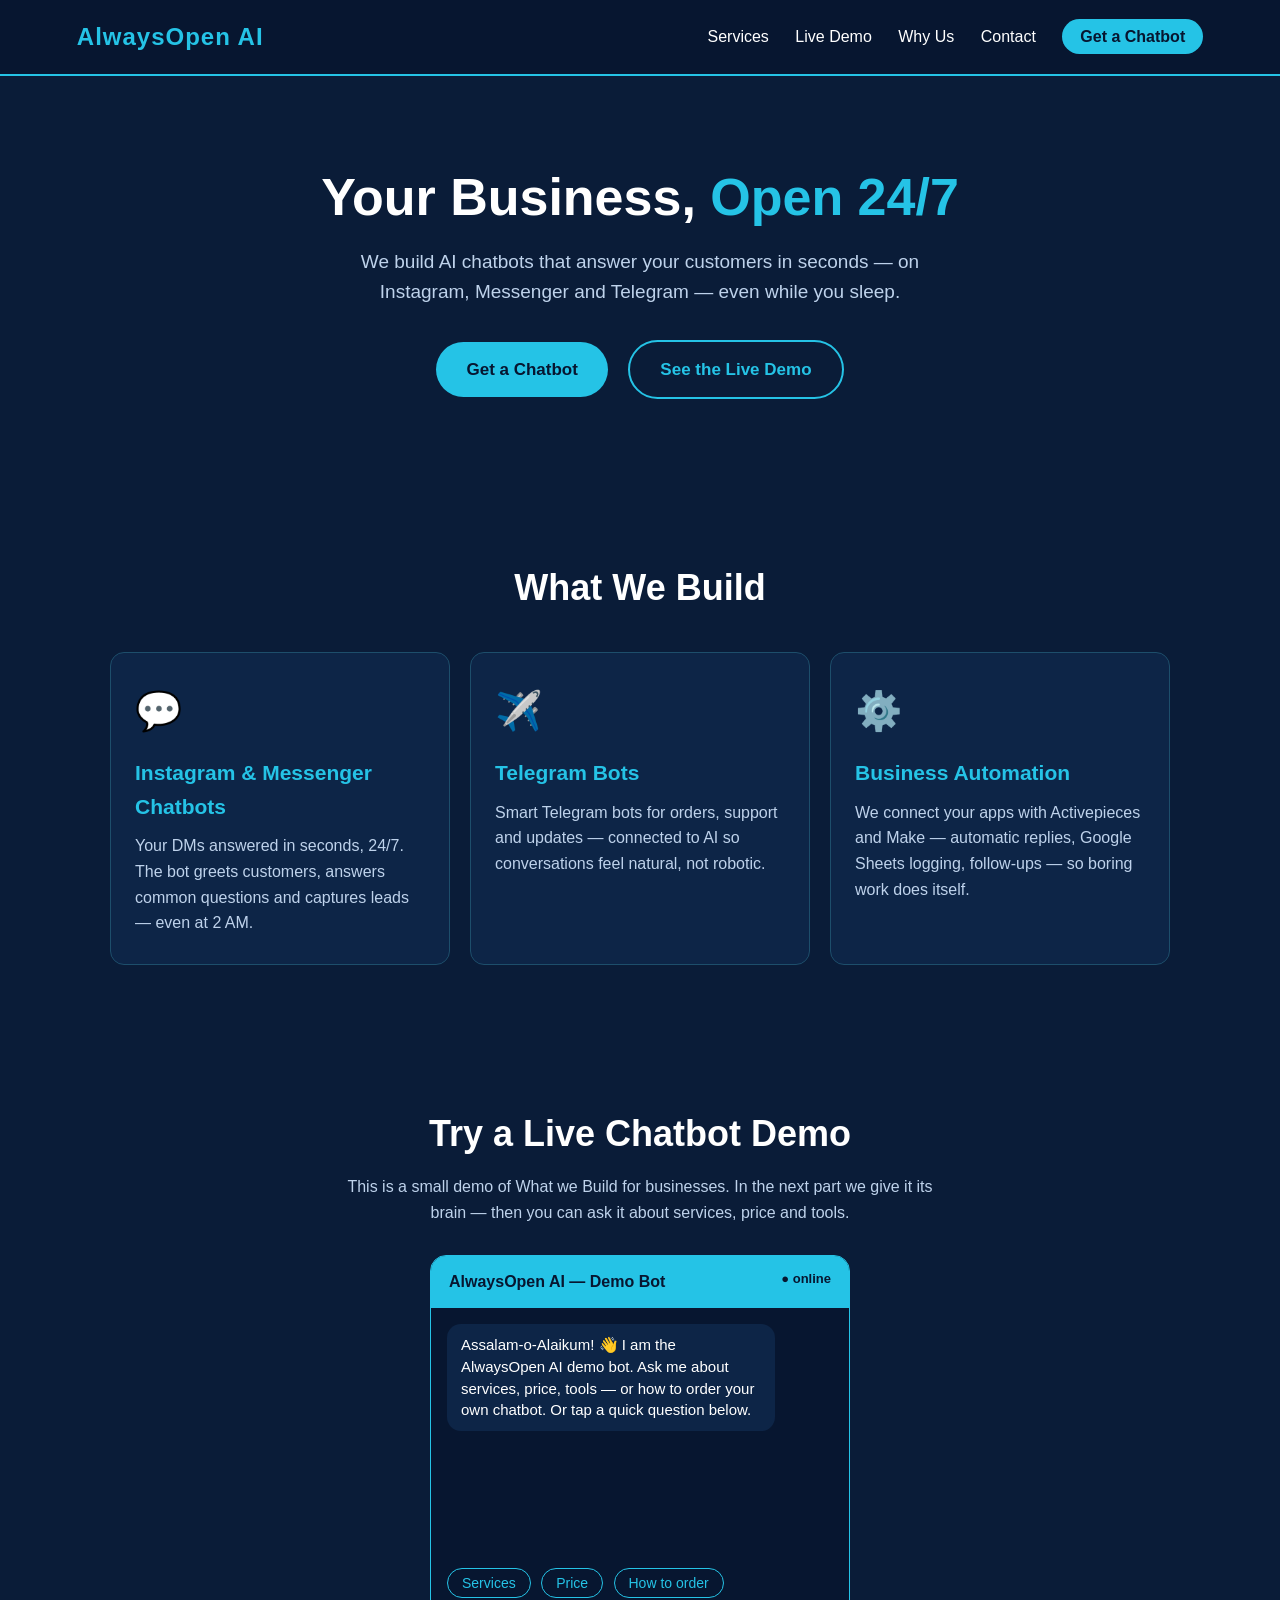
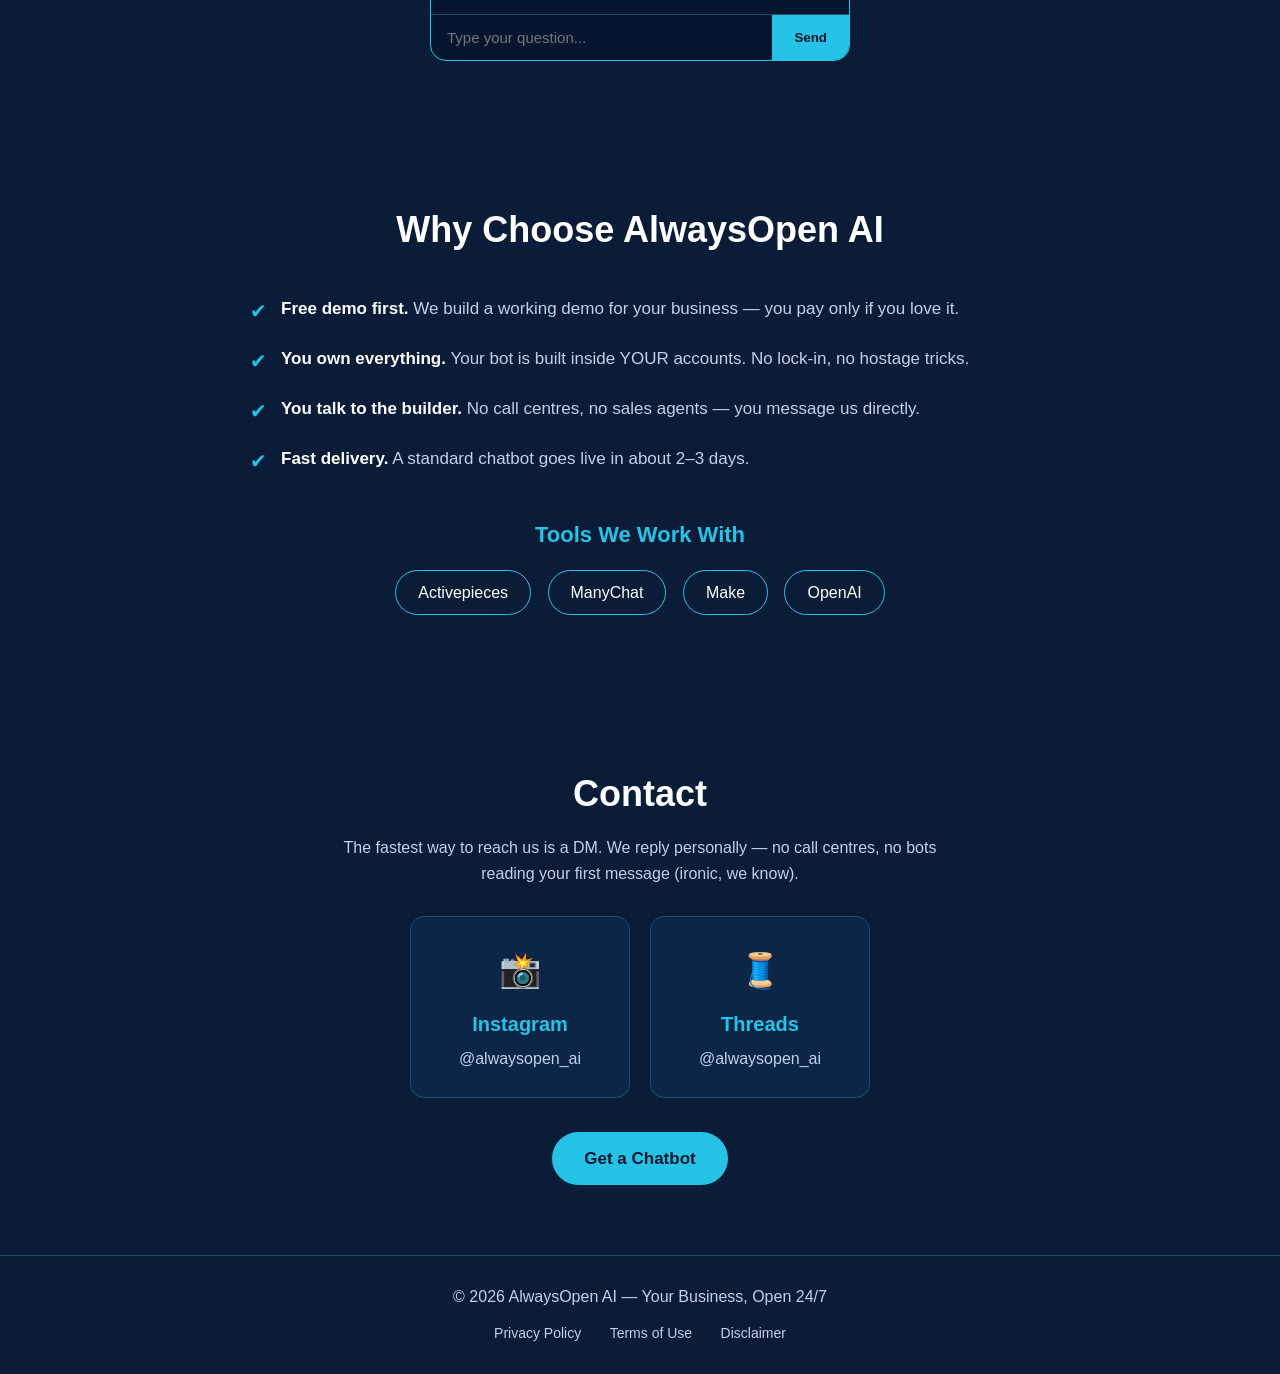
<file: index.html>
<!DOCTYPE html>
<html lang="en">
<head>
  <meta charset="UTF-8">
  <meta name="viewport" content="width=device-width, initial-scale=1.0">
  <title>AlwaysOpen AI — AI Chatbots for Small Businesses</title>
  <meta name="description" content="AlwaysOpen AI builds AI chatbots and automation for small businesses. Your business, open 24/7 — chatbots for Instagram, Messenger and Telegram.">
  <link rel="stylesheet" href="style.css">
</head>
<body>

  <!-- HEADER: logo + menu -->
  <header>
    <div class="logo">AlwaysOpen AI</div>
    <nav>
      <a href="#services">Services</a>
      <a href="#demo">Live Demo</a>
      <a href="#why-us">Why Us</a>
      <a href="#contact">Contact</a>
      <a href="get-started.html" class="nav-button">Get a Chatbot</a>
    </nav>
  </header>
  <!-- HERO: the big first screen -->
<section class="hero">
  <h1>Your Business, <span>Open 24/7</span></h1>
  <p>We build AI chatbots that answer your customers in seconds — on Instagram, Messenger and Telegram — even while you sleep.</p>
  <div class="hero-buttons">
    <a href="get-started.html" class="btn-primary">Get a Chatbot</a>
    <a href="#demo" class="btn-secondary">See the Live Demo</a>
  </div>
</section>
<!-- SERVICES: What We Build -->
<section id="services" class="services">
  <h2>What We Build</h2>
  <div class="cards">
    <div class="card">
      <div class="icon">💬</div>
      <h3>Instagram &amp; Messenger Chatbots</h3>
      <p>Your DMs answered in seconds, 24/7. The bot greets customers, answers common questions and captures leads — even at 2 AM.</p>
    </div>
    <div class="card">
      <div class="icon">✈️</div>
      <h3>Telegram Bots</h3>
      <p>Smart Telegram bots for orders, support and updates — connected to AI so conversations feel natural, not robotic.</p>
    </div>
    <div class="card">
      <div class="icon">⚙️</div>
      <h3>Business Automation</h3>
      <p>We connect your apps with Activepieces and Make — automatic replies, Google Sheets logging, follow-ups — so boring work does itself.</p>
    </div>
  </div>
</section>
<!-- LIVE DEMO: chat window (brain comes in Part 6) -->
<section id="demo" class="demo">
  <h2>Try a Live Chatbot Demo</h2>
  <p class="demo-intro">This is a small demo of What we Build for businesses. In the next part we give it its brain — then you can ask it about services, price and tools.</p>
  <div class="chat-box">
    <div class="chat-header">AlwaysOpen AI — Demo Bot <span>● online</span></div>
    <div class="chat-messages" id="chatMessages">
      <div class="msg bot">Assalam-o-Alaikum! 👋 I am the AlwaysOpen AI demo bot. Ask me about services, price, tools — or how to order your own chatbot. Or tap a quick question below.</div>
    </div> 
    <div class="chat-quick">
      <button onclick="askBot('services')">Services</button>
<button onclick="askBot('price')">Price</button>
<button onclick="askBot('order')">How to order</button>
    </div>
    <div class="chat-input">
      <input type="text" id="chatText" placeholder="Type your question...">
     <button onclick="sendChat()">Send</button>
    </div>
  </div>
</section>
<!-- WHY CHOOSE US + EXPERTISE -->
<section id="why-us" class="why">
  <h2>Why Choose AlwaysOpen AI</h2>
  <div class="why-list">
    <div class="why-item"><span>✔</span><p><strong>Free demo first.</strong> We build a working demo for your business — you pay only if you love it.</p></div>
    <div class="why-item"><span>✔</span><p><strong>You own everything.</strong> Your bot is built inside YOUR accounts. No lock-in, no hostage tricks.</p></div>
    <div class="why-item"><span>✔</span><p><strong>You talk to the builder.</strong> No call centres, no sales agents — you message us directly.</p></div>
    <div class="why-item"><span>✔</span><p><strong>Fast delivery.</strong> A standard chatbot goes live in about 2–3 days.</p></div>
  </div>
  <h3 class="tools-title">Tools We Work With</h3>
  <div class="badges">
    <span>Activepieces</span>
    <span>ManyChat</span>
    <span>Make</span>
    <span>OpenAI</span>
  </div>
</section>
<!-- CONTACT -->
<section id="contact" class="contact">
  <h2>Contact</h2>
  <p class="contact-intro">The fastest way to reach us is a DM. We reply personally — no call centres, no bots reading your first message (ironic, we know).</p>
  <div class="contact-cards">
    <a class="contact-card" href="https://instagram.com/alwaysopen_ai" target="_blank">
      <div class="icon">📸</div>
      <h3>Instagram</h3>
      <p>@alwaysopen_ai</p>
    </a>
    <a class="contact-card" href="https://www.threads.net/@alwaysopen_ai" target="_blank">
      <div class="icon">🧵</div>
      <h3>Threads</h3>
      <p>@alwaysopen_ai</p>
    </a>
  </div>
  <a class="contact-btn" href="get-started.html">Get a Chatbot</a>
</section>

<!-- FOOTER -->
<footer>
  <p>© 2026 AlwaysOpen AI — Your Business, Open 24/7</p>
  <div class="footer-links">
    <a href="privacy.html">Privacy Policy</a>
    <a href="terms.html">Terms of Use</a>
    <a href="disclaimer.html">Disclaimer</a>
  </div>
</footer>





  <!-- More sections come in the next parts -->
<script src="script.js"></script>

</body>
</html>
</file>
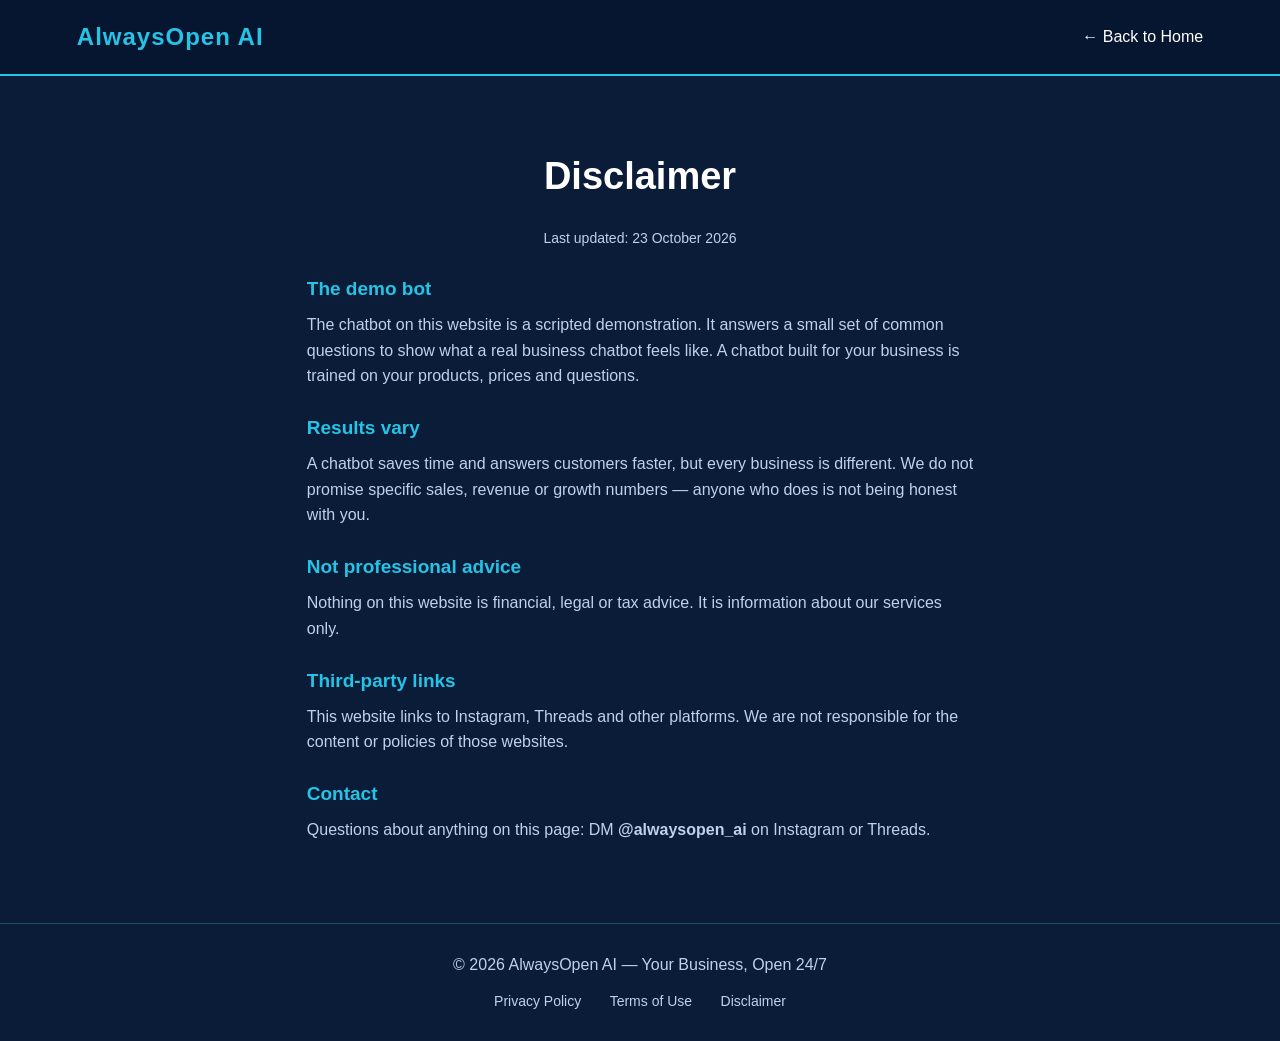
<file: disclaimer.html>
<!DOCTYPE html>
<html lang="en">
<head>
  <meta charset="UTF-8">
  <meta name="viewport" content="width=device-width, initial-scale=1.0">
  <title>Disclaimer — AlwaysOpen AI</title>
  <meta name="description" content="Disclaimer of AlwaysOpen AI — about the demo bot, results, advice and third-party links, in plain language.">
  <link rel="stylesheet" href="style.css">
</head>
<body>

  <header>
    <div class="logo">AlwaysOpen AI</div>
    <nav>
      <a href="index.html">← Back to Home</a>
    </nav>
  </header>

  <section class="legal">
    <h1>Disclaimer</h1>
    <p class="updated">Last updated: 23 October 2026</p>

    <h3>The demo bot</h3>
    <p>The chatbot on this website is a scripted demonstration. It answers a small set of common questions to show what a real business chatbot feels like. A chatbot built for your business is trained on your products, prices and questions.</p>

    <h3>Results vary</h3>
    <p>A chatbot saves time and answers customers faster, but every business is different. We do not promise specific sales, revenue or growth numbers — anyone who does is not being honest with you.</p>

    <h3>Not professional advice</h3>
    <p>Nothing on this website is financial, legal or tax advice. It is information about our services only.</p>

    <h3>Third-party links</h3>
    <p>This website links to Instagram, Threads and other platforms. We are not responsible for the content or policies of those websites.</p>

    <h3>Contact</h3>
    <p>Questions about anything on this page: DM <strong>@alwaysopen_ai</strong> on Instagram or Threads.</p>
  </section>

  <footer>
    <p>© 2026 AlwaysOpen AI — Your Business, Open 24/7</p>
    <div class="footer-links">
      <a href="privacy.html">Privacy Policy</a>
      <a href="terms.html">Terms of Use</a>
      <a href="disclaimer.html">Disclaimer</a>
    </div>
  </footer>

</body>
</html>
</file>
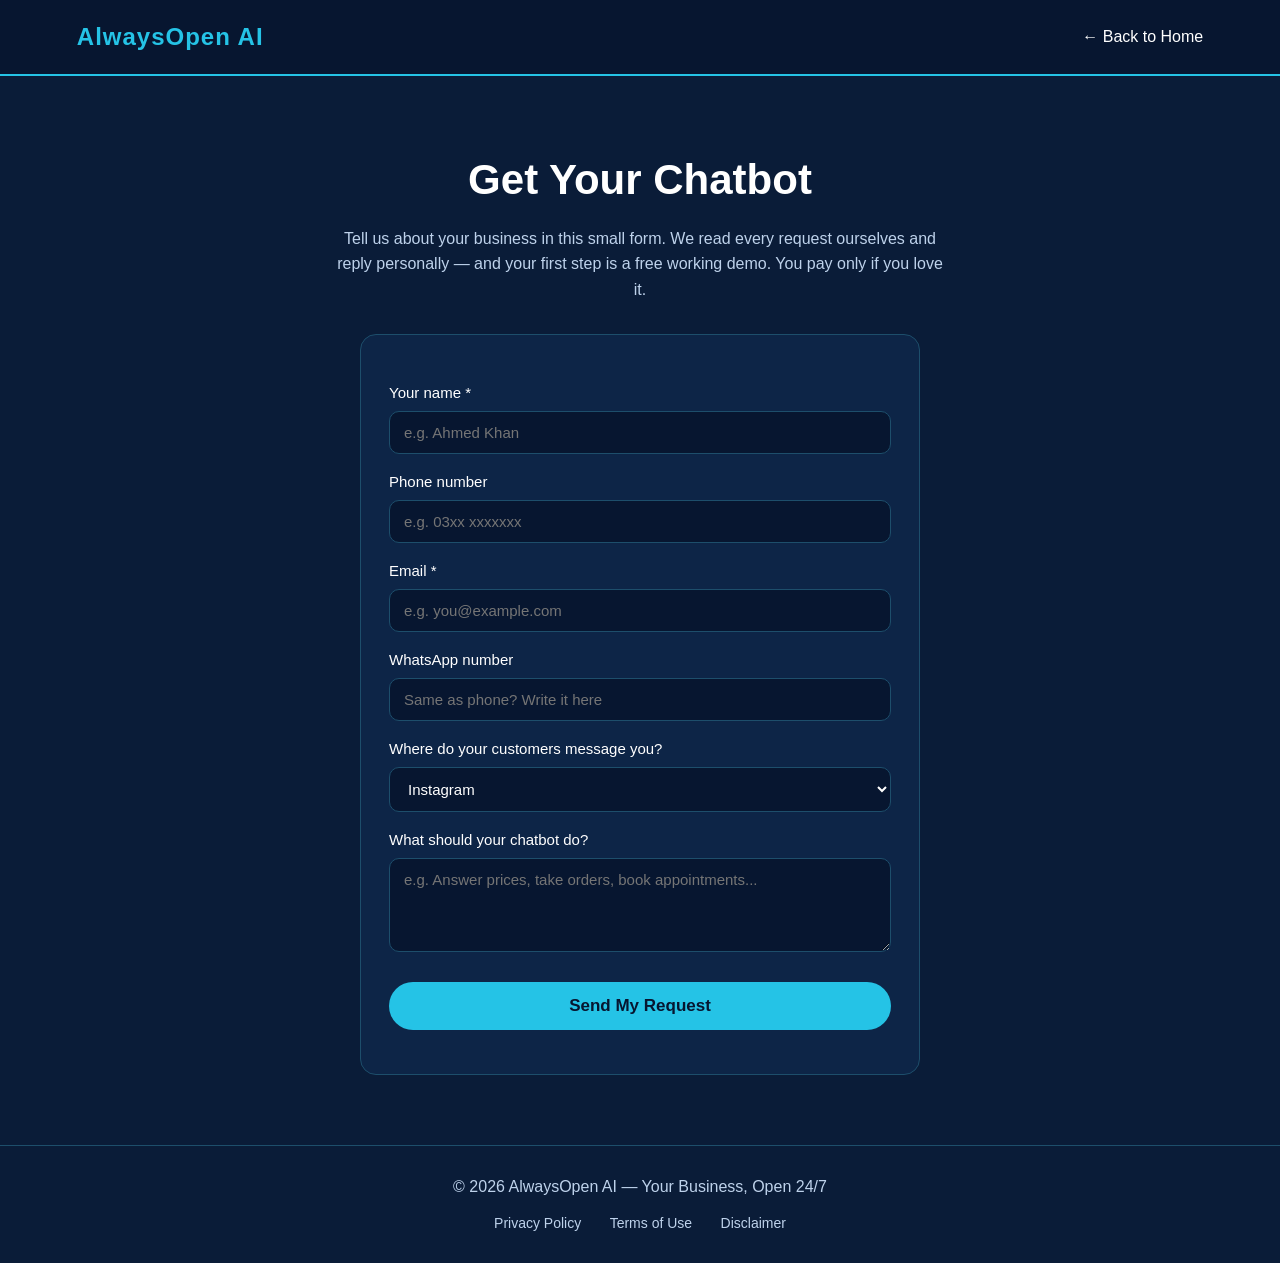
<file: get-started.html>
<!DOCTYPE html>
<html lang="en">
<head>
  <meta charset="UTF-8">
  <meta name="viewport" content="width=device-width, initial-scale=1.0">
  <title>Get a Chatbot — AlwaysOpen AI</title>
  <meta name="description" content="Request a chatbot for your business from AlwaysOpen AI. Fill the small form — a free working demo first, you pay only if you love it.">
  <link rel="stylesheet" href="style.css">
</head>
<body>

  <!-- HEADER: simple version with back link -->
  <header>
    <div class="logo">AlwaysOpen AI</div>
    <nav>
      <a href="index.html">← Back to Home</a>
    </nav>
  </header>

  <!-- FORM PAGE -->
  <section class="form-page">
    <h1>Get Your Chatbot</h1>
    <p class="form-intro">Tell us about your business in this small form. We read every request ourselves and reply personally — and your first step is a free working demo. You pay only if you love it.</p>

    <form class="req-form" id="reqForm" action="https://formspree.io/f/xrpppgdd" method="POST">
      <label for="fName">Your name *</label>
      <input type="text" id="fName" name="name" placeholder="e.g. Ahmed Khan" required>

      <label for="fPhone">Phone number</label>
      <input type="tel" id="fPhone" name="phone" placeholder="e.g. 03xx xxxxxxx">

      <label for="fEmail">Email *</label>
      <input type="email" id="fEmail" name="email" placeholder="e.g. you@example.com" required>

      <label for="fWhatsapp">WhatsApp number</label>
      <input type="tel" id="fWhatsapp" name="whatsapp" placeholder="Same as phone? Write it here">

      <label for="fPlatform">Where do your customers message you?</label>
      <select id="fPlatform" name="platform">
        <option>Instagram</option>
        <option>Facebook Messenger</option>
        <option>Telegram</option>
        <option>Not sure yet</option>
      </select>

      <label for="fMsg">What should your chatbot do?</label>
      <textarea id="fMsg" name="message" rows="4" placeholder="e.g. Answer prices, take orders, book appointments..."></textarea>

      <button type="submit" class="form-btn">Send My Request</button>
      <p class="form-note" id="formNote"></p>
    </form>
  </section>

  <!-- FOOTER -->
  <footer>
    <p>© 2026 AlwaysOpen AI — Your Business, Open 24/7</p>
    <div class="footer-links">
      <a href="privacy.html">Privacy Policy</a>
      <a href="terms.html">Terms of Use</a>
      <a href="disclaimer.html">Disclaimer</a>
    </div>
  </footer>

 <script>
  // Part 9: thank-you behaviour. The form is now wired to Formspree,
  // so requests land in Muhammad Amir's inbox (hello.alwaysopenai@gmail.com).
  document.getElementById('reqForm').addEventListener('submit', function (event) {
    event.preventDefault();
    var form = document.getElementById('reqForm');
    var note = document.getElementById('formNote');
    note.textContent = 'Sending...';
    fetch(form.action, {
      method: 'POST',
      body: new FormData(form),
      headers: { 'Accept': 'application/json' }
    }).then(function (response) {
      if (response.ok) {
        note.textContent = 'Thank you! Your request is sent — we will reply personally soon. For the fastest reply, you can also DM @alwaysopen_ai on Instagram.';
        form.reset();
      } else {
        note.textContent = 'Something went wrong sending that — please try again, or DM @alwaysopen_ai on Instagram.';
      }
    }).catch(function () {
      note.textContent = 'Something went wrong sending that — please check your connection and try again, or DM @alwaysopen_ai on Instagram.';
    });
  });
</script>

</body>
</html>
</file>
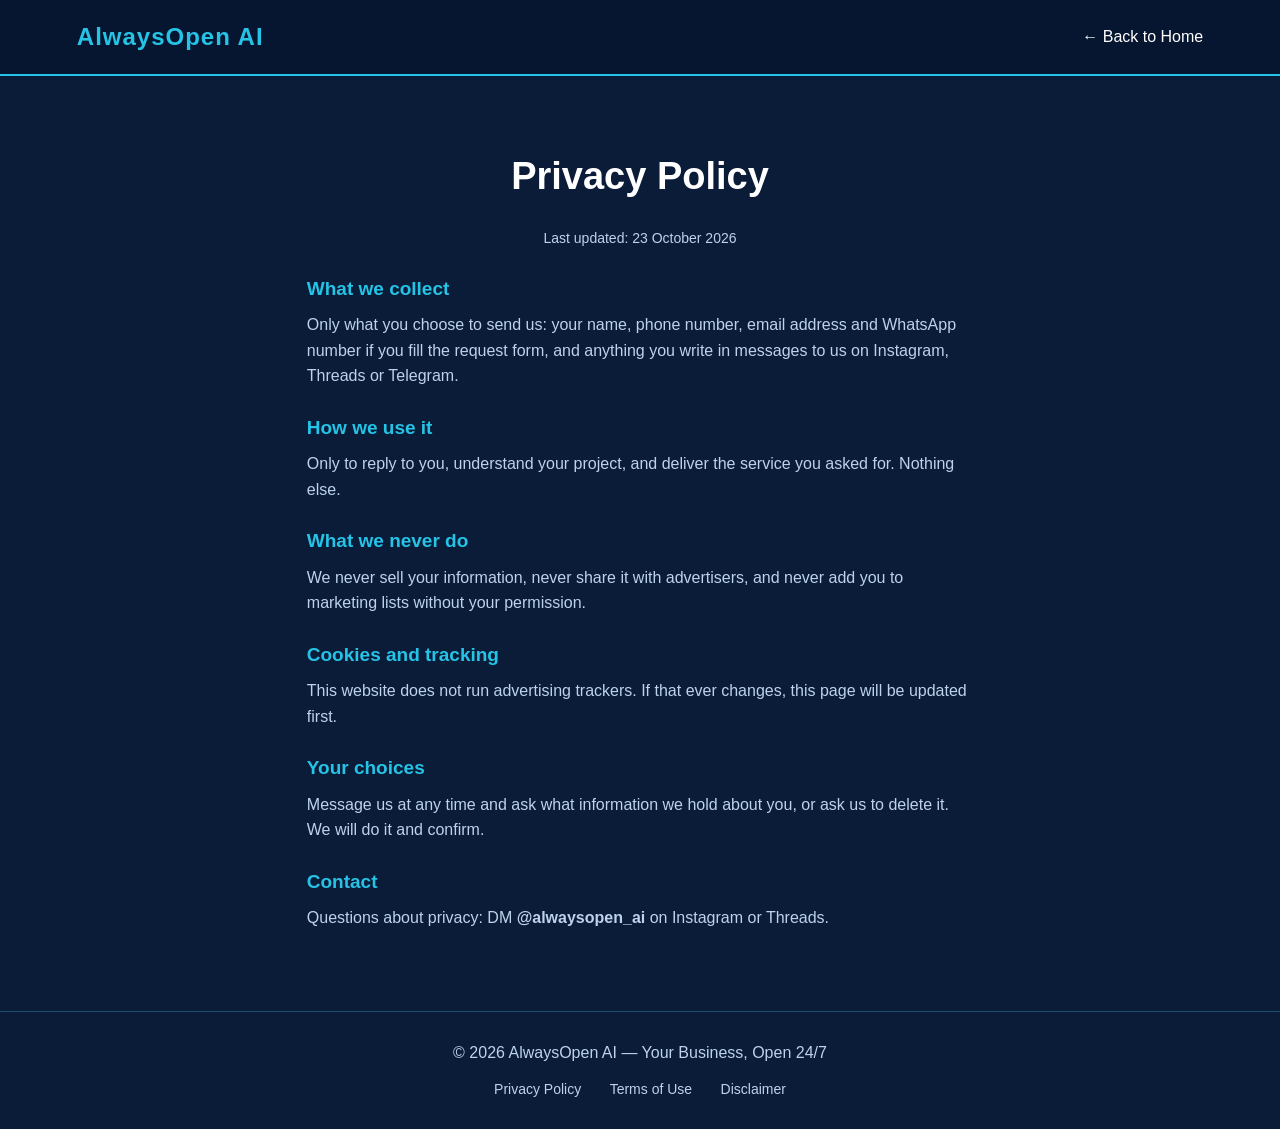
<file: privacy.html>
<!DOCTYPE html>
<html lang="en">
<head>
  <meta charset="UTF-8">
  <meta name="viewport" content="width=device-width, initial-scale=1.0">
  <title>Privacy Policy — AlwaysOpen AI</title>
  <meta name="description" content="Privacy Policy of AlwaysOpen AI — what information this website collects and how it is used.">
  <link rel="stylesheet" href="style.css">
</head>
<body>

  <header>
    <div class="logo">AlwaysOpen AI</div>
    <nav>
      <a href="index.html">← Back to Home</a>
    </nav>
  </header>

  <section class="legal">
    <h1>Privacy Policy</h1>
    <p class="updated">Last updated: 23 October 2026</p>

    <h3>What we collect</h3>
    <p>Only what you choose to send us: your name, phone number, email address and WhatsApp number if you fill the request form, and anything you write in messages to us on Instagram, Threads or Telegram.</p>

    <h3>How we use it</h3>
    <p>Only to reply to you, understand your project, and deliver the service you asked for. Nothing else.</p>

    <h3>What we never do</h3>
    <p>We never sell your information, never share it with advertisers, and never add you to marketing lists without your permission.</p>

    <h3>Cookies and tracking</h3>
    <p>This website does not run advertising trackers. If that ever changes, this page will be updated first.</p>

    <h3>Your choices</h3>
    <p>Message us at any time and ask what information we hold about you, or ask us to delete it. We will do it and confirm.</p>

    <h3>Contact</h3>
    <p>Questions about privacy: DM <strong>@alwaysopen_ai</strong> on Instagram or Threads.</p>
  </section>

  <footer>
    <p>© 2026 AlwaysOpen AI — Your Business, Open 24/7</p>
    <div class="footer-links">
      <a href="privacy.html">Privacy Policy</a>
      <a href="terms.html">Terms of Use</a>
      <a href="disclaimer.html">Disclaimer</a>
    </div>
  </footer>

</body>
</html>
</file>
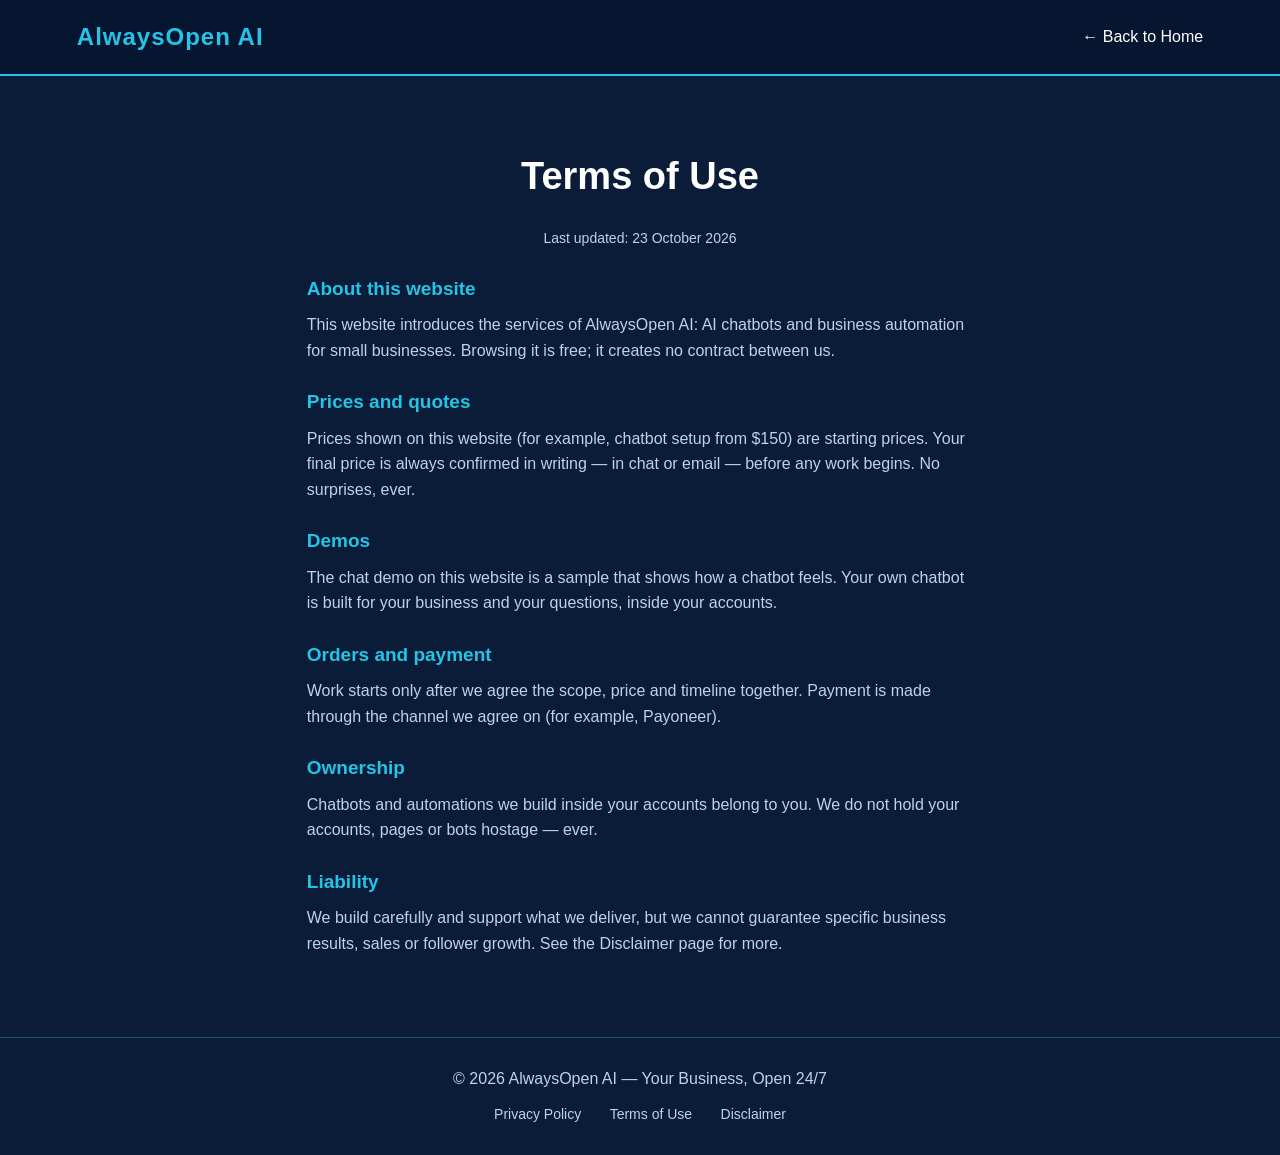
<file: terms.html>
<!DOCTYPE html>
<html lang="en">
<head>
  <meta charset="UTF-8">
  <meta name="viewport" content="width=device-width, initial-scale=1.0">
  <title>Terms of Use — AlwaysOpen AI</title>
  <meta name="description" content="Terms of Use of AlwaysOpen AI — prices, demos, orders, ownership and liability, in plain language.">
  <link rel="stylesheet" href="style.css">
</head>
<body>

  <header>
    <div class="logo">AlwaysOpen AI</div>
    <nav>
      <a href="index.html">← Back to Home</a>
    </nav>
  </header>

  <section class="legal">
    <h1>Terms of Use</h1>
    <p class="updated">Last updated: 23 October 2026</p>

    <h3>About this website</h3>
    <p>This website introduces the services of AlwaysOpen AI: AI chatbots and business automation for small businesses. Browsing it is free; it creates no contract between us.</p>

    <h3>Prices and quotes</h3>
    <p>Prices shown on this website (for example, chatbot setup from $150) are starting prices. Your final price is always confirmed in writing — in chat or email — before any work begins. No surprises, ever.</p>

    <h3>Demos</h3>
    <p>The chat demo on this website is a sample that shows how a chatbot feels. Your own chatbot is built for your business and your questions, inside your accounts.</p>

    <h3>Orders and payment</h3>
    <p>Work starts only after we agree the scope, price and timeline together. Payment is made through the channel we agree on (for example, Payoneer).</p>

    <h3>Ownership</h3>
    <p>Chatbots and automations we build inside your accounts belong to you. We do not hold your accounts, pages or bots hostage — ever.</p>

    <h3>Liability</h3>
    <p>We build carefully and support what we deliver, but we cannot guarantee specific business results, sales or follower growth. See the Disclaimer page for more.</p>
  </section>

  <footer>
    <p>© 2026 AlwaysOpen AI — Your Business, Open 24/7</p>
    <div class="footer-links">
      <a href="privacy.html">Privacy Policy</a>
      <a href="terms.html">Terms of Use</a>
      <a href="disclaimer.html">Disclaimer</a>
    </div>
  </footer>

</body>
</html>
</file>
<file: style.css>
/* AlwaysOpen AI — main styles (Part 2: base + header) */

* {
  margin: 0;
  padding: 0;
  box-sizing: border-box;
}

body {
  font-family: Arial, Helvetica, sans-serif;
  background-color: #0a1c38;
  color: #ffffff;
  line-height: 1.6;
}

/* HEADER */
header {
  display: flex;
  justify-content: space-between;
  align-items: center;
  padding: 18px 6%;
  background-color: #071630;
  border-bottom: 2px solid #25c3e6;
  position: sticky;
  top: 0;
}

.logo {
  font-size: 24px;
  font-weight: bold;
  color: #25c3e6;
  letter-spacing: 1px;
}

nav a {
  color: #ffffff;
  text-decoration: none;
  margin-left: 22px;
  font-size: 16px;
}

nav a:hover {
  color: #25c3e6;
}

.nav-button {
  background-color: #25c3e6;
  color: #071630;
  padding: 9px 18px;
  border-radius: 25px;
  font-weight: bold;
}

.nav-button:hover {
  background-color: #ffffff;
  color: #071630;
}

/* PHONES: stack the menu under the logo */
@media (max-width: 700px) {
  header {
    flex-direction: column;
    gap: 10px;
  }
  nav a {
    margin: 0 8px;
  }
}

/* HERO (Part 3) */
.hero {
  text-align: center;
  padding: 90px 6% 80px;
}

.hero h1 {
  font-size: 52px;
  line-height: 1.2;
  margin-bottom: 18px;
}

.hero h1 span {
  color: #25c3e6;
}

.hero p {
  font-size: 19px;
  color: #bed2eb;
  max-width: 640px;
  margin: 0 auto 32px;
}

.hero-buttons a {
  display: inline-block;
  margin: 0 8px 10px;
  padding: 14px 30px;
  border-radius: 30px;
  text-decoration: none;
  font-weight: bold;
  font-size: 17px;
}

.btn-primary {
  background-color: #25c3e6;
  color: #071630;
}

.btn-secondary {
  border: 2px solid #25c3e6;
  color: #25c3e6;
}

@media (max-width: 700px) {
  .hero h1 {
    font-size: 36px;
  }
}

/* SERVICES (Part 4) */
.services {
  padding: 70px 6%;
}

.services h2 {
  text-align: center;
  font-size: 36px;
  margin-bottom: 36px;
}

.cards {
  display: flex;
  flex-wrap: wrap;
  gap: 20px;
  justify-content: center;
}

.card {
  background-color: #0d2547;
  border: 1px solid #1d4e6b;
  border-radius: 14px;
  padding: 28px 24px;
  flex: 1;
  min-width: 240px;
  max-width: 340px;
}

.card .icon {
  font-size: 38px;
  margin-bottom: 14px;
}

.card h3 {
  color: #25c3e6;
  font-size: 21px;
  margin-bottom: 10px;
}

.card p {
  color: #bed2eb;
  font-size: 16px;
}

/* LIVE DEMO CHAT WINDOW (Part 5) */
.demo {
  padding: 70px 6%;
  text-align: center;
}

.demo h2 {
  font-size: 36px;
  margin-bottom: 12px;
}

.demo-intro {
  color: #bed2eb;
  max-width: 620px;
  margin: 0 auto 30px;
}

.chat-box {
  max-width: 420px;
  margin: 0 auto;
  background-color: #071630;
  border: 1px solid #25c3e6;
  border-radius: 16px;
  overflow: hidden;
  text-align: left;
}

.chat-header {
  background-color: #25c3e6;
  color: #071630;
  font-weight: bold;
  padding: 13px 18px;
}

.chat-header span {
  float: right;
  font-size: 13px;
}

.chat-messages {
  height: 260px;
  overflow-y: auto;
  padding: 16px;
}

.msg {
  padding: 10px 14px;
  border-radius: 14px;
  margin-bottom: 10px;
  max-width: 85%;
  font-size: 15px;
  line-height: 1.45;
}

.msg.bot {
  background-color: #0d2547;
  color: #ffffff;
}

.msg.user {
  background-color: #25c3e6;
  color: #071630;
  margin-left: auto;
}

.chat-quick {
  padding: 0 16px 10px;
}

.chat-quick button {
  background: none;
  border: 1px solid #25c3e6;
  color: #25c3e6;
  border-radius: 20px;
  padding: 6px 14px;
  margin: 0 6px 6px 0;
  cursor: pointer;
  font-size: 14px;
}

.chat-input {
  display: flex;
  border-top: 1px solid #1d4e6b;
}

.chat-input input {
  flex: 1;
  background: none;
  border: none;
  color: #ffffff;
  padding: 14px 16px;
  font-size: 15px;
  outline: none;
}

.chat-input button {
  background-color: #25c3e6;
  color: #071630;
  border: none;
  padding: 0 22px;
  font-weight: bold;
  cursor: pointer;
}





















/* WHY CHOOSE US + EXPERTISE (Part 7) */
.why {
  padding: 70px 6%;
}

.why h2 {
  text-align: center;
  font-size: 36px;
  margin-bottom: 36px;
}

.why-list {
  max-width: 780px;
  margin: 0 auto 40px;
}

.why-item {
  display: flex;
  gap: 14px;
  margin-bottom: 18px;
}

.why-item span {
  color: #25c3e6;
  font-size: 20px;
}

.why-item p {
  color: #bed2eb;
  font-size: 17px;
}

.why-item strong {
  color: #ffffff;
}

.tools-title {
  text-align: center;
  color: #25c3e6;
  font-size: 22px;
  margin-bottom: 18px;
}

.badges {
  text-align: center;
}

.badges span {
  display: inline-block;
  border: 1px solid #25c3e6;
  color: #ffffff;
  border-radius: 25px;
  padding: 9px 22px;
  margin: 0 6px 10px;
  font-size: 16px;
}




















/* CONTACT + FOOTER (Part 8) */
.contact {
  padding: 70px 6%;
  text-align: center;
}

.contact h2 {
  font-size: 36px;
  margin-bottom: 12px;
}

.contact-intro {
  color: #bed2eb;
  max-width: 620px;
  margin: 0 auto 30px;
}

.contact-cards {
  display: flex;
  flex-wrap: wrap;
  gap: 20px;
  justify-content: center;
  margin-bottom: 34px;
}

.contact-card {
  background-color: #0d2547;
  border: 1px solid #1d4e6b;
  border-radius: 14px;
  padding: 26px 30px;
  min-width: 220px;
  text-decoration: none;
}

.contact-card .icon {
  font-size: 34px;
  margin-bottom: 10px;
}

.contact-card h3 {
  color: #25c3e6;
  font-size: 20px;
  margin-bottom: 6px;
}

.contact-card p {
  color: #bed2eb;
}

.contact-btn {
  display: inline-block;
  background-color: #25c3e6;
  color: #071630;
  padding: 13px 32px;
  border-radius: 30px;
  text-decoration: none;
  font-weight: bold;
  font-size: 17px;
}

footer {
  border-top: 1px solid #1d4e6b;
  padding: 28px 6%;
  text-align: center;
  color: #bed2eb;
}

.footer-links {
  margin-top: 10px;
}

.footer-links a {
  color: #bed2eb;
  text-decoration: none;
  margin: 0 12px;
  font-size: 14px;
}

.footer-links a:hover {
  color: #25c3e6;
}























/* GET-STARTED FORM PAGE (Part 9) */
.form-page {
  padding: 70px 6%;
}

.form-page h1 {
  text-align: center;
  font-size: 42px;
  margin-bottom: 12px;
}

.form-intro {
  color: #bed2eb;
  text-align: center;
  max-width: 620px;
  margin: 0 auto 32px;
}

.req-form {
  background-color: #0d2547;
  border: 1px solid #1d4e6b;
  border-radius: 16px;
  padding: 30px 28px;
  max-width: 560px;
  margin: 0 auto;
}

.req-form label {
  display: block;
  margin: 16px 0 6px;
  font-size: 15px;
  color: #ffffff;
}

.req-form input,
.req-form select,
.req-form textarea {
  width: 100%;
  background-color: #071630;
  border: 1px solid #1d4e6b;
  border-radius: 10px;
  color: #ffffff;
  padding: 12px 14px;
  font-size: 15px;
  outline: none;
  font-family: Arial, sans-serif;
}

.form-btn {
  width: 100%;
  background-color: #25c3e6;
  color: #071630;
  border: none;
  border-radius: 30px;
  padding: 14px;
  font-size: 17px;
  font-weight: bold;
  cursor: pointer;
  margin-top: 22px;
}

.form-note {
  color: #25c3e6;
  text-align: center;
  margin-top: 14px;
  font-size: 15px;
}


















/* LEGAL PAGES (Part 10) */
.legal {
  padding: 70px 6%;
  max-width: 820px;
  margin: 0 auto;
}

.legal h1 {
  font-size: 38px;
  margin-bottom: 20px;
  text-align: center;
}

.legal h3 {
  color: #25c3e6;
  margin: 24px 0 8px;
  font-size: 19px;
}

.legal p {
  color: #bed2eb;
  margin-bottom: 10px;
  line-height: 1.6;
}

.legal .updated {
  text-align: center;
  font-size: 14px;
}
</file>
